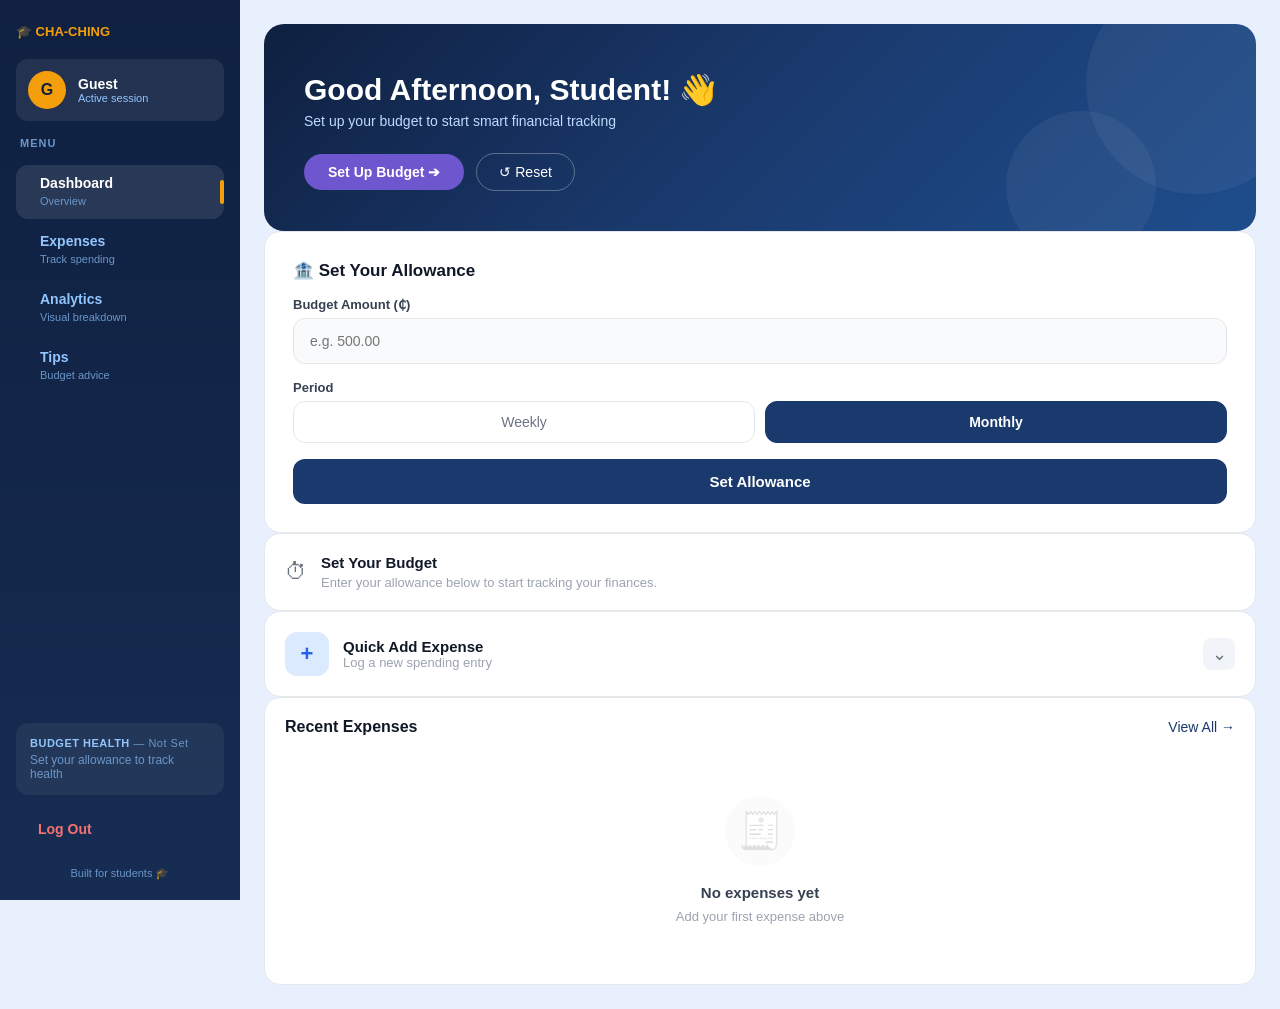
<file: mainapp.html>
<!DOCTYPE html>
<html lang="en">
<head>
  <meta charset="UTF-8">
  <meta name="viewport" content="width=device-width, initial-scale=1.0">
  <link rel="stylesheet" href="mainapp.css">
  <link rel="shortcut icon" href="imgs/logo.ico">
  <title>CHA-CHING</title>
</head>
<body>
  <body>
    <div class="layout">
      <!-- SIDEBAR -->
      <aside class="sidebar">
        <div class="sidebar_logo">🎓 CHA-CHING</div>

        <div class="sidebar_user">
          <div class="user_avatar">G</div>
          <div>
            <p class="user_name">Guest</p>
            <p class="user_status">Active session</p>
          </div>
        </div>

        <p class="menu_label">MENU</p>

        <nav class="sidebar_nav">
          <a href="#" class="nav_item active" data-page="dashboard">
            <i data-lucide="layout-dashboard"></i>
            <div>
              <p>Dashboard</p>
              <span>Overview</span>
            </div>
            <div class="nav_indicator"></div>
          </a>
          <a href="#" class="nav_item" data-page="expenses">
            <i data-lucide="receipt"></i>
            <div>
              <p>Expenses</p>
              <span>Track spending</span>
            </div>
          </a>
          <a href="#" class="nav_item" data-page="analytics">
            <i data-lucide="bar-chart-2"></i>
            <div>
              <p>Analytics</p>
              <span>Visual breakdown</span>
            </div>
          </a>
          <a href="#" class="nav_item" data-page="tips">
            <i data-lucide="lightbulb"></i>
            <div>
              <p>Tips</p>
              <span>Budget advice</span>
            </div>
          </a>
        </nav>

        <div class="budget_health">
          <p class="budget_health_title">
            BUDGET HEALTH <span>— Not Set</span>
          </p>
          <p class="budget_health_sub">Set your allowance to track health</p>
        </div>

        <a href="login.html" class="logout">
          <i data-lucide="log-out"></i>
          <p>Log Out</p>
        </a>

        <p class="sidebar_footer">Built for students 🎓</p>
      </aside>

      <!-- MAIN CONTENT -->
      <main>
        <!-- DASHBOARD PAGE -->
        <div id="page_dashboard" class="page">
          <div class="hero">
            <div class="hero_text">
              <p id="date"></p>
              <p class="hero_title">Good Afternoon, Student! 👋</p>
              <p class="hero_sub">
                Set up your budget to start smart financial tracking
              </p>
              <div class="hero_buttons">
                <button class="hero_cta">Set Up Budget ➔</button>
                <button class="hero_reset">↺ Reset</button>
              </div>
            </div>
          </div>

          <div class="card">
            <h3 class="card_title">🏦 Set Your Allowance</h3>
            <div class="field">
              <label>Budget Amount (₵)</label>
              <input type="number" placeholder="e.g. 500.00" required />
            </div>
            <div class="field">
              <label>Period</label>
              <div class="toggle_row">
                <button class="toggle_btn" onclick="setPeriod('weekly', this)">
                  Weekly
                </button>
                <button
                  class="toggle_btn active"
                  onclick="setPeriod('monthly', this)"
                >
                  Monthly
                </button>
              </div>
            </div>
            <button class="submit_btn">Set Allowance</button>
          </div>

          <div class="card card_hint">
            <div class="hint_icon">⏱</div>
            <div>
              <h3>Set Your Budget</h3>
              <p>Enter your allowance below to start tracking your finances.</p>
            </div>
          </div>

          <div class="quick_add">
            <div class="quick_add_header" onclick="toggleExpense()">
              <div class="quick_add_left">
                <div class="quick_add_icon">+</div>
                <div>
                  <h3>Quick Add Expense</h3>
                  <p>Log a new spending entry</p>
                </div>
              </div>
              <button class="chevron" id="chevron">&#8964;</button>
            </div>
            <div
              class="quick_add_form"
              id="quick_add_form"
              style="display: none"
            >
              <div class="form_row">
                <div class="field">
                  <label>Category</label>
                  <select class="input_wrap">
                    <option>🍔 Food</option>
                    <option>🚌 Transport</option>
                    <option>🎮 Entertainment</option>
                    <option>📚 Education</option>
                    <option>🏠 Housing</option>
                    <option>💊 Health</option>
                    <option>👗 Clothing</option>
                    <option>📦 Other</option>
                  </select>
                </div>
                <div class="field">
                  <label>Amount (₵)</label>
                  <input
                    class="input_wrap"
                    type="number"
                    placeholder="0.00"
                    min="0"
                    step="0.01"
                  />
                </div>
              </div>
              <div class="field">
                <label>Description (optional)</label>
                <input
                  class="input_wrap"
                  type="text"
                  placeholder="e.g. Lunch at cafeteria"
                />
              </div>
              <button class="add_expense_btn">+ Add Expense</button>
            </div>
          </div>

          <div class="recent_expenses">
            <div class="recent_header">
              <h3>Recent Expenses</h3>
              <a href="#">View All →</a>
            </div>
            <div class="no_expenses">
              <div class="no_expenses_icon">🧾</div>
              <p class="no_expenses_title">No expenses yet</p>
              <p class="no_expenses_sub">Add your first expense above</p>
            </div>
          </div>
        </div>

        <!-- EXPENSES PAGE -->
        <div id="page_expenses" class="page" style="display: none">
          <div class="page_header">
            <div>
              <h1 class="page_title">Expenses</h1>
              <p class="page_sub">0 total · ₵0.00 spent</p>
            </div>
            <button class="add_btn">+ Add Expense</button>
          </div>

          <div class="card">
            <div class="search_wrap">
              <i data-lucide="search"></i>
              <input type="text" placeholder="Search expenses..." />
            </div>
            <div class="filter_row">
              <button class="filter_btn active">All (0)</button>
              <button class="filter_btn">Food</button>
              <button class="filter_btn">Transport</button>
              <button class="filter_btn">Entertainment</button>
            </div>
            <div class="sort_row">
              <i data-lucide="filter"></i>
              <span>Sort by:</span>
              <button class="sort_btn active">Date</button>
              <button class="sort_btn">Amount</button>
            </div>
          </div>

          <div class="card no_expenses">
            <div class="no_expenses_icon">🧾</div>
            <p class="no_expenses_title">No expenses yet</p>
            <p class="no_expenses_sub">Add your first expense to get started</p>
          </div>
        </div>

        <!-- ANALYTICS PAGE -->
        <div id="page_analytics" class="page" style="display: none">
          <div class="page_header">
            <div>
              <h1 class="page_title">Analytics</h1>
              <p class="page_sub">Visual breakdown of your spending patterns</p>
            </div>
          </div>

          <div class="card no_expenses">
            <div class="no_expenses_icon">
              <i data-lucide="bar-chart-2"></i>
            </div>
            <p class="no_expenses_title">No data to display</p>
            <p class="no_expenses_sub">
              Add expenses to see your spending analytics
            </p>
          </div>
        </div>

        <!-- TIPS PAGE -->

        <div id="page_tips" class="page" style="display: none">
          <div class="page_header">
            <div>
              <h1 class="page_title">Budgeting Tips</h1>
              <p class="page_sub">
                Smart financial habits for students and young adults
              </p>
            </div>
          </div>

          <!-- Hero Banner -->
          <div class="tips_hero">
            <div class="tips_hero_icon">
              <i data-lucide="lightbulb"></i>
            </div>
            <h2>Financial Wisdom for Students</h2>
            <p>
              Building good money habits in university sets the foundation for
              lifelong financial health. Small daily decisions compound into big
              financial outcomes over time.
            </p>
          </div>

          <!-- Quick Tips Row -->
          <div class="quick_tips_row">
            <div class="quick_tip_card">
              <i data-lucide="target"></i>
              <p>Set a savings goal every month, even if it's small.</p>
            </div>
            <div class="quick_tip_card">
              <i data-lucide="star"></i>
              <p>
                Reward yourself occasionally — budgeting should be sustainable,
                not punishing.
              </p>
            </div>
            <div class="quick_tip_card">
              <i data-lucide="life-buoy"></i>
              <p>
                Talk to your campus student support if you're struggling
                financially — help is available.
              </p>
            </div>
          </div>

          <!-- Tips Grid -->
          <div class="tips_grid">
            <div class="tip_card" style="background-color: #f5f3ff">
              <div class="tip_card_header">
                <div class="tip_icon" style="background-color: #ede9fe">
                  <i data-lucide="piggy-bank"></i>
                </div>
                <div>
                  <p class="tips_label">🔥 TIPS</p>
                  <h3>General Budgeting</h3>
                </div>
              </div>
              <ol class="tip_list">
                <li>
                  Use the 50/30/20 rule: 50% for needs, 30% for wants, 20% for
                  savings.
                </li>
                <li>
                  Track every expense, no matter how small — they add up
                  quickly!
                </li>
                <li>
                  Review your spending at the end of each week to spot patterns.
                </li>
                <li>Set a daily spending limit and stick to it.</li>
                <li>
                  Build an emergency fund of at least one month's expenses.
                </li>
              </ol>
            </div>

            <div class="tip_card" style="background-color: #fff7ed">
              <div class="tip_card_header">
                <div class="tip_icon" style="background-color: #ffedd5">
                  <i data-lucide="shopping-cart"></i>
                </div>
                <div>
                  <p class="tips_label">🛒 TIPS</p>
                  <h3>Food & Groceries</h3>
                </div>
              </div>
              <ol class="tip_list">
                <li>Meal prep on weekends to avoid expensive daily takeout.</li>
                <li>Cook at home — it's 3–5× cheaper than eating out.</li>
                <li>Bring lunch to campus instead of buying every day.</li>
                <li>
                  Use student dining plans or campus cafeterias for discounts.
                </li>
                <li>Buy in bulk for non-perishable items to save long-term.</li>
              </ol>
            </div>

            <div class="tip_card" style="background-color: #f0fdf4">
              <div class="tip_card_header">
                <div class="tip_icon" style="background-color: #dcfce7">
                  <i data-lucide="bus"></i>
                </div>
                <div>
                  <p class="tips_label">🚌 TIPS</p>
                  <h3>Transportation</h3>
                </div>
              </div>
              <ol class="tip_list">
                <li>
                  Walk or cycle for short distances — saves money and keeps you
                  fit.
                </li>
                <li>Use public transport whenever possible.</li>
                <li>Carpool with classmates living nearby.</li>
                <li>Look for student discounts on bus or train passes.</li>
                <li>
                  Plan routes in advance to avoid expensive last-minute taxis.
                </li>
              </ol>
            </div>

            <div class="tip_card" style="background-color: #fefce8">
              <div class="tip_card_header">
                <div class="tip_icon" style="background-color: #fef9c3">
                  <i data-lucide="wifi"></i>
                </div>
                <div>
                  <p class="tips_label">📱 TIPS</p>
                  <h3>Internet & Digital</h3>
                </div>
              </div>
              <ol class="tip_list">
                <li>
                  Take advantage of free campus Wi-Fi to reduce data usage.
                </li>
                <li>
                  Share streaming subscriptions with housemates to split costs.
                </li>
                <li>
                  Look for student discounts on apps, software, and
                  subscriptions.
                </li>
                <li>
                  Use free tools like Google Docs instead of paid alternatives.
                </li>
                <li>Monitor background app data consumption on your phone.</li>
              </ol>
            </div>

            <div class="tip_card" style="background-color: #f5f3ff">
              <div class="tip_card_header">
                <div class="tip_icon" style="background-color: #ede9fe">
                  <i data-lucide="gamepad-2"></i>
                </div>
                <div>
                  <p class="tips_label">🎮 TIPS</p>
                  <h3>Entertainment</h3>
                </div>
              </div>
              <ol class="tip_list">
                <li>Explore free campus events, clubs, and activities.</li>
                <li>
                  Use your student ID for cinema, museum, and concert discounts.
                </li>
                <li>Set a monthly entertainment cap and stick to it.</li>
                <li>
                  Borrow games, movies, or books from the library for free.
                </li>
                <li>
                  Socialise affordably — potluck dinners, outdoor activities,
                  etc.
                </li>
              </ol>
            </div>

            <div class="tip_card" style="background-color: #fdf2f8">
              <div class="tip_card_header">
                <div class="tip_icon" style="background-color: #fce7f3">
                  <i data-lucide="book-open"></i>
                </div>
                <div>
                  <p class="tips_label">📚 TIPS</p>
                  <h3>Books & Supplies</h3>
                </div>
              </div>
              <ol class="tip_list">
                <li>
                  Buy second-hand or rental textbooks instead of new ones.
                </li>
                <li>
                  Check your campus library — many textbooks are available for
                  free.
                </li>
                <li>
                  Share textbooks with classmates for subjects you overlap.
                </li>
                <li>
                  Use free online resources like OpenStax and Khan Academy.
                </li>
                <li>
                  Sell your old textbooks and notes at the end of each semester.
                </li>
              </ol>
            </div>
          </div>

          <!-- Footer note -->
          <div class="tips_footer">
            <p>
              Remember: Every dollar saved today is an investment in your future
              🎓
            </p>
            <p>
              If you're experiencing financial hardship, reach out to your
              campus student support services.
            </p>
          </div>
        </div>
      </main>
    </div>

    <!-- <script src="https://unpkg.com/lucide@latest"></script>
  <script>
    lucide.createIcons();

    document.getElementById('date').textContent = new Date().toLocaleDateString('en-GB', {
      weekday: 'long', year: 'numeric', month: 'long', day: 'numeric'
    });

    function toggleExpense() {
      const form = document.getElementById('quick_add_form');
      const chevron = document.getElementById('chevron');
      const isOpen = form.style.display === 'block';
      form.style.display = isOpen ? 'none' : 'block';
      chevron.innerHTML = isOpen ? '&#8964;' : '&#8963;';
    }

    function setPeriod(period, btn) {
      document.querySelectorAll('.toggle_btn').forEach(b => b.classList.remove('active'));
      btn.classList.add('active');
    }
  </script> -->
  </body>
</html>

</body>
</html>
</file>
<file: mainapp.css>
* {
    box-sizing: border-box;
    margin: 0;
    padding: 0;
}

body {
    font-family: 'Segoe UI', Tahoma, Geneva, Verdana, sans-serif;
    background-color: #e8f0fe;
    color: #1f2937;
}

/* NAV */
.top_nav {
    background-color: white;
    padding: 16px 24px;
    border-bottom: 1px solid #e5e7eb;
}
/* LAYOUT */
.layout {
    display: flex;
    min-height: 100vh;
}

/* SIDEBAR */
.sidebar {
    width: 240px;
    min-width: 240px;
    background: linear-gradient(to bottom, #0f2040, #162c52);
    color: white;
    display: flex;
    flex-direction: column;
    padding: 20px 16px;
    gap: 16px;
    position: sticky;
    top: 0;
    height: 100vh;
    overflow-y: auto;
}

.sidebar_logo {
    font-size: 13px;
    font-weight: bold;
    color: #f59e0b;
    padding: 4px 0;
}

.sidebar_user {
    display: flex;
    align-items: center;
    gap: 12px;
    background-color: rgba(255,255,255,0.08);
    border-radius: 12px;
    padding: 12px;
}

.user_avatar {
    background-color: #f59e0b;
    color: #0f2040;
    width: 38px;
    height: 38px;
    border-radius: 50%;
    display: flex;
    align-items: center;
    justify-content: center;
    font-weight: bold;
    font-size: 16px;
    flex-shrink: 0;
}

.user_name {
    font-size: 14px;
    font-weight: 600;
}

.user_status {
    font-size: 11px;
    color: #93c5fd;
}

.menu_label {
    font-size: 11px;
    color: #6b96c8;
    font-weight: 600;
    letter-spacing: 1px;
    padding: 0 4px;
}

/* NAV ITEMS */
.sidebar_nav {
    display: flex;
    flex-direction: column;
    gap: 4px;
}

.nav_item {
    display: flex;
    align-items: center;
    gap: 12px;
    padding: 10px 12px;
    border-radius: 12px;
    text-decoration: none;
    color: #93c5fd;
    position: relative;
    transition: background 0.2s;
}

.nav_item:hover {
    background-color: rgba(255,255,255,0.07);
}

.nav_item.active {
    background-color: rgba(255,255,255,0.1);
    color: white;
}

.nav_item p {
    font-size: 14px;
    font-weight: 600;
    color: inherit;
}

.nav_item span {
    font-size: 11px;
    color: #6b96c8;
}

.nav_item svg {
    width: 20px;
    height: 20px;
    flex-shrink: 0;
}

.nav_indicator {
    width: 4px;
    height: 24px;
    background-color: #f59e0b;
    border-radius: 4px;
    position: absolute;
    right: 0;
}

/* BUDGET HEALTH */
.budget_health {
    background-color: rgba(255,255,255,0.06);
    border-radius: 12px;
    padding: 14px;
    margin-top: auto;
}

.budget_health_title {
    font-size: 11px;
    font-weight: 700;
    color: #93c5fd;
    letter-spacing: 0.5px;
}

.budget_health_title span {
    color: #6b96c8;
    font-weight: 400;
}

.budget_health_sub {
    font-size: 12px;
    color: #6b96c8;
    margin-top: 4px;
}

/* LOGOUT */
.logout {
    display: flex;
    align-items: center;
    gap: 10px;
    padding: 10px 12px;
    border-radius: 12px;
    text-decoration: none;
    color: #f87171;
    transition: background 0.2s;
}

.logout:hover {
    background-color: rgba(248, 113, 113, 0.1);
}

.logout p {
    font-size: 14px;
    font-weight: 600;
}

.logout svg {
    width: 18px;
    height: 18px;
}

.sidebar_footer {
    font-size: 11px;
    color: #6b96c8;
    text-align: center;
    padding-top: 4px;
}

/* MAIN adjusts to fill remaining space */
main {
    flex: 1;
    padding: 24px;
    max-width: 100%;
    overflow-x: hidden;
}

/* MOBILE - sidebar becomes bottom nav */
@media (max-width: 768px) {
    .layout {
        flex-direction: column;
    }

    .sidebar {
        width: 100%;
        height: auto;
        min-width: unset;
        flex-direction: row;
        align-items: center;
        justify-content: space-around;
        padding: 10px 16px;
        position: fixed;
        bottom: 0;
        left: 0;
        right: 0;
        z-index: 100;
        gap: 0;
    }

    .sidebar_logo,
    .sidebar_user,
    .menu_label,
    .budget_health,
    .sidebar_footer,
    .nav_item span,
    .nav_item div,
    .nav_indicator,
    .logout p {
        display: none;
    }

    .sidebar_nav {
        flex-direction: row;
        gap: 0;
    }

    .nav_item {
        flex-direction: column;
        padding: 8px 16px;
        gap: 4px;
    }

    .logout {
        flex-direction: column;
        padding: 8px 16px;
    }

    main {
        padding-bottom: 80px; /* space for bottom nav */
    }
}

/* MAIN */
main {
    padding: 24px;
    max-width: 1100px;
    margin: 0 auto;
    display: flex;
    flex-direction: column;
    gap: 20px;
}

/* HERO */
.hero {
    background: linear-gradient(135deg, #0f2040, #1a3a6e, #1e4d8c);
    border-radius: 20px;
    padding: 40px;
    color: white;
    position: relative;
    overflow: hidden;
}

.hero::before {
    content: '';
    position: absolute;
    width: 220px;
    height: 220px;
    border-radius: 50%;
    background-color: rgba(255,255,255,0.05);
    top: -50px;
    right: -50px;
}

.hero::after {
    content: '';
    position: absolute;
    width: 150px;
    height: 150px;
    border-radius: 50%;
    background-color: rgba(255,255,255,0.05);
    bottom: -30px;
    right: 100px;
}

#date {
    font-size: 13px;
    color: #bfdbfe;
    margin-bottom: 8px;
}

.hero_title {
    font-size: clamp(22px, 4vw, 30px);
    font-weight: bold;
    margin-bottom: 6px;
}

.hero_sub {
    font-size: 14px;
    color: #bfdbfe;
    margin-bottom: 24px;
}

.hero_buttons {
    display: flex;
    gap: 12px;
    align-items: center;
}

.hero_cta {
    background-color: #6E56CF;
    color: white;
    border: none;
    padding: 10px 24px;
    border-radius: 50px;
    font-size: 14px;
    font-weight: bold;
    cursor: pointer;
}

.hero_reset {
    background-color: transparent;
    color: white;
    border: 1.5px solid rgba(255,255,255,0.3);
    padding: 10px 22px;
    border-radius: 50px;
    font-size: 14px;
    cursor: pointer;
}

/* CONTENT GRID */
.content_grid {
    display: grid;
    grid-template-columns: 1fr 1fr;
    gap: 20px;
    align-items: start;
}

/* COLUMNS */
.left_col, .right_col {
    display: flex;
    flex-direction: column;
    gap: 20px;
}

/* CARD */
.card {
    background-color: white;
    border-radius: 16px;
    padding: 28px;
    border: 1px solid #e5e7eb;
    display: flex;
    flex-direction: column;
    gap: 16px;
}

.card_title {
    font-size: 17px;
    font-weight: 700;
    color: #111827;
}

.card_hint {
    display: flex;
    flex-direction: row;
    align-items: center;
    gap: 14px;
    padding: 20px;
}

.hint_icon {
    font-size: 22px;
    color: #6b7280;
}

.card_hint h3 {
    font-size: 15px;
    font-weight: 700;
    color: #111827;
}

.card_hint p {
    font-size: 13px;
    color: #9ca3af;
    margin-top: 4px;
}

/* FIELDS */
.field {
    display: flex;
    flex-direction: column;
    gap: 6px;
}

.field label {
    font-size: 13px;
    font-weight: 600;
    color: #374151;
}

.field input, .field select {
    width: 100%;
    padding: 14px 16px;
    border: 1px solid #e5e7eb;
    border-radius: 12px;
    font-size: 14px;
    background-color: #f9fafb;
    outline: none;
    color: #111827;
}

/* TOGGLE */
.toggle_row {
    display: flex;
    gap: 10px;
}

.toggle_btn {
    flex: 1;
    padding: 12px;
    border: 1.5px solid #e5e7eb;
    background: white;
    border-radius: 12px;
    font-size: 14px;
    cursor: pointer;
    color: #6b7280;
    font-weight: 500;
}

.toggle_btn.active {
    background-color: #1a3a6e;
    color: white;
    border-color: #1a3a6e;
    font-weight: bold;
}

/* SUBMIT */
.submit_btn {
    width: 100%;
    padding: 14px;
    background-color: #1a3a6e;
    color: white;
    border: none;
    border-radius: 12px;
    font-size: 15px;
    font-weight: bold;
    cursor: pointer;
}

.submit_btn:hover {
    background-color: #162c52;
}

/* QUICK ADD */
.quick_add {
    background-color: white;
    border-radius: 16px;
    padding: 20px;
    border: 1px solid #e5e7eb;
}

.quick_add_header {
    display: flex;
    justify-content: space-between;
    align-items: center;
    cursor: pointer;
}

.quick_add_left {
    display: flex;
    align-items: center;
    gap: 14px;
}

.quick_add_icon {
    background-color: #dbeafe;
    color: #2563eb;
    width: 44px;
    height: 44px;
    border-radius: 12px;
    display: flex;
    align-items: center;
    justify-content: center;
    font-size: 22px;
    font-weight: bold;
}

.quick_add_left h3 {
    font-size: 15px;
    font-weight: 700;
    color: #111827;
}

.quick_add_left p {
    font-size: 13px;
    color: #9ca3af;
}

.chevron {
    background-color: #f1f5f9;
    border: none;
    border-radius: 8px;
    width: 32px;
    height: 32px;
    font-size: 18px;
    cursor: pointer;
    color: #6b7280;
}

.quick_add_form {
    margin-top: 20px;
    display: flex;
    flex-direction: column;
    gap: 16px;
}

.form_row {
    display: grid;
    grid-template-columns: 1fr 1fr;
    gap: 16px;
}

.input_wrap {
    width: 100%;
    padding: 12px 16px;
    border: 1px solid #e5e7eb;
    border-radius: 12px;
    font-size: 14px;
    background-color: #f9fafb;
    outline: none;
}

.add_expense_btn {
    width: 100%;
    padding: 14px;
    background-color: #1a3a6e;
    color: white;
    border: none;
    border-radius: 12px;
    font-size: 15px;
    font-weight: bold;
    cursor: pointer;
}

/* RECENT EXPENSES */
.recent_expenses {
    background-color: white;
    border-radius: 16px;
    padding: 20px;
    border: 1px solid #e5e7eb;
}

.recent_header {
    display: flex;
    justify-content: space-between;
    align-items: center;
    margin-bottom: 20px;
}

.recent_header h3 {
    font-size: 16px;
    font-weight: bold;
    color: #111827;
}

.recent_header a {
    color: #1a3a6e;
    font-size: 14px;
    text-decoration: none;
    font-weight: 500;
}

.no_expenses {
    display: flex;
    flex-direction: column;
    align-items: center;
    padding: 40px 20px;
    gap: 8px;
}

.no_expenses_icon {
    font-size: 36px;
    background-color: #f1f5f9;
    border-radius: 50%;
    width: 70px;
    height: 70px;
    display: flex;
    align-items: center;
    justify-content: center;
    margin-bottom: 10px;
    filter: grayscale(100%) opacity(40%);
}

.no_expenses_title {
    font-size: 15px;
    font-weight: 600;
    color: #374151;
}

.no_expenses_sub {
    font-size: 13px;
    color: #9ca3af;
}


/* EXPENSES */
/* PAGE HEADER */
.page_header {
    display: flex;
    justify-content: space-between;
    align-items: center;
    margin-bottom: 20px;
}

.page_title {
    font-size: 28px;
    font-weight: bold;
    color: #111827;
}

.page_sub {
    font-size: 14px;
    color: #9ca3af;
    margin-top: 4px;
}

.add_btn {
    background-color: #2563eb;
    color: white;
    border: none;
    padding: 12px 24px;
    border-radius: 12px;
    font-size: 14px;
    font-weight: bold;
    cursor: pointer;
}

.add_btn:hover {
    background-color: #1d4ed8;
}

/* SEARCH */
.search_wrap {
    display: flex;
    align-items: center;
    gap: 10px;
    background-color: #f9fafb;
    border: 1px solid #e5e7eb;
    border-radius: 12px;
    padding: 12px 16px;
    margin-bottom: 16px;
}

.search_wrap input {
    border: none;
    outline: none;
    background: transparent;
    font-size: 14px;
    width: 100%;
    color: #111827;
}

.search_wrap svg {
    width: 18px;
    height: 18px;
    color: #9ca3af;
    flex-shrink: 0;
}

/* FILTER BUTTONS */
.filter_row {
    display: flex;
    gap: 8px;
    flex-wrap: wrap;
    margin-bottom: 16px;
}

.filter_btn {
    padding: 8px 16px;
    border-radius: 50px;
    border: 1px solid #e5e7eb;
    background: white;
    font-size: 13px;
    cursor: pointer;
    color: #6b7280;
}

.filter_btn.active {
    background-color: #2563eb;
    color: white;
    border-color: #2563eb;
    font-weight: bold;
}

/* SORT ROW */
.sort_row {
    display: flex;
    align-items: center;
    gap: 8px;
    font-size: 13px;
    color: #6b7280;
}

.sort_row svg {
    width: 16px;
    height: 16px;
}

.sort_btn {
    padding: 6px 14px;
    border-radius: 50px;
    border: 1px solid #e5e7eb;
    background: white;
    font-size: 13px;
    cursor: pointer;
    color: #6b7280;
}

.sort_btn.active {
    border-color: #2563eb;
    color: #2563eb;
    font-weight: 600;
}
/* ANALYTICS */
.no_expenses_icon svg {
    width: 36px;
    height: 36px;
    color: #2563eb;
}

/* TIPS HERO */
.tips_hero {
    background: linear-gradient(135deg, #0f2040, #1a3a6e);
    border-radius: 16px;
    padding: 36px;
    color: white;
    margin-bottom: 20px;
    position: relative;
    overflow: hidden;
}

.tips_hero_icon {
    background-color: rgba(245, 158, 11, 0.2);
    border-radius: 12px;
    width: 52px;
    height: 52px;
    display: flex;
    align-items: center;
    justify-content: center;
    margin-bottom: 16px;
}

.tips_hero_icon svg {
    width: 26px;
    height: 26px;
    color: #f59e0b;
}

.tips_hero h2 {
    font-size: 22px;
    font-weight: bold;
    margin-bottom: 10px;
}

.tips_hero p {
    font-size: 14px;
    color: #bfdbfe;
    line-height: 1.6;
    max-width: 800px;
}

/* QUICK TIPS ROW */
.quick_tips_row {
    display: grid;
    grid-template-columns: repeat(3, 1fr);
    gap: 16px;
    margin-bottom: 20px;
}

.quick_tip_card {
    background-color: white;
    border-radius: 14px;
    padding: 20px;
    display: flex;
    align-items: flex-start;
    gap: 14px;
    border: 1px solid #e5e7eb;
}

.quick_tip_card svg {
    width: 22px;
    height: 22px;
    color: #2563eb;
    flex-shrink: 0;
    margin-top: 2px;
}

.quick_tip_card p {
    font-size: 13px;
    color: #374151;
    line-height: 1.5;
}

/* TIPS GRID */
.tips_grid {
    display: grid;
    grid-template-columns: repeat(2, 1fr);
    gap: 16px;
    margin-bottom: 20px;
}

.tip_card {
    border-radius: 16px;
    padding: 24px;
    border: 1px solid #e5e7eb;
}

.tip_card_header {
    display: flex;
    align-items: center;
    gap: 14px;
    margin-bottom: 16px;
}

.tip_icon {
    width: 48px;
    height: 48px;
    border-radius: 12px;
    display: flex;
    align-items: center;
    justify-content: center;
    flex-shrink: 0;
}

.tip_icon svg {
    width: 22px;
    height: 22px;
    color: #1a3a6e;
}

.tips_label {
    font-size: 11px;
    font-weight: 700;
    color: #f59e0b;
    letter-spacing: 0.5px;
    margin-bottom: 2px;
}

.tip_card_header h3 {
    font-size: 16px;
    font-weight: 700;
    color: #111827;
}

.tip_list {
    padding-left: 0;
    list-style: none;
    display: flex;
    flex-direction: column;
    gap: 10px;
    counter-reset: tip-counter;
}

.tip_list li {
    display: flex;
    gap: 12px;
    font-size: 13px;
    color: #374151;
    line-height: 1.5;
    counter-increment: tip-counter;
}

.tip_list li::before {
    content: counter(tip-counter);
    background-color: white;
    color: #2563eb;
    font-weight: 700;
    font-size: 12px;
    width: 22px;
    height: 22px;
    border-radius: 50%;
    display: flex;
    align-items: center;
    justify-content: center;
    flex-shrink: 0;
}

/* TIPS FOOTER */
.tips_footer {
    text-align: center;
    padding: 20px;
    color: #9ca3af;
    font-size: 13px;
    line-height: 1.8;
}

/* RESPONSIVE */
@media (max-width: 768px) {
    .quick_tips_row {
        grid-template-columns: 1fr;
    }

    .tips_grid {
        grid-template-columns: 1fr;
    }
}

/* MOBILE */
@media (max-width: 768px) {
    .content_grid {
    display: flex;
    flex-direction: column;
    gap: 20px;
}

.left_col, .right_col {
    display: flex;
    flex-direction: column;
    gap: 20px;
}

}
</file>
